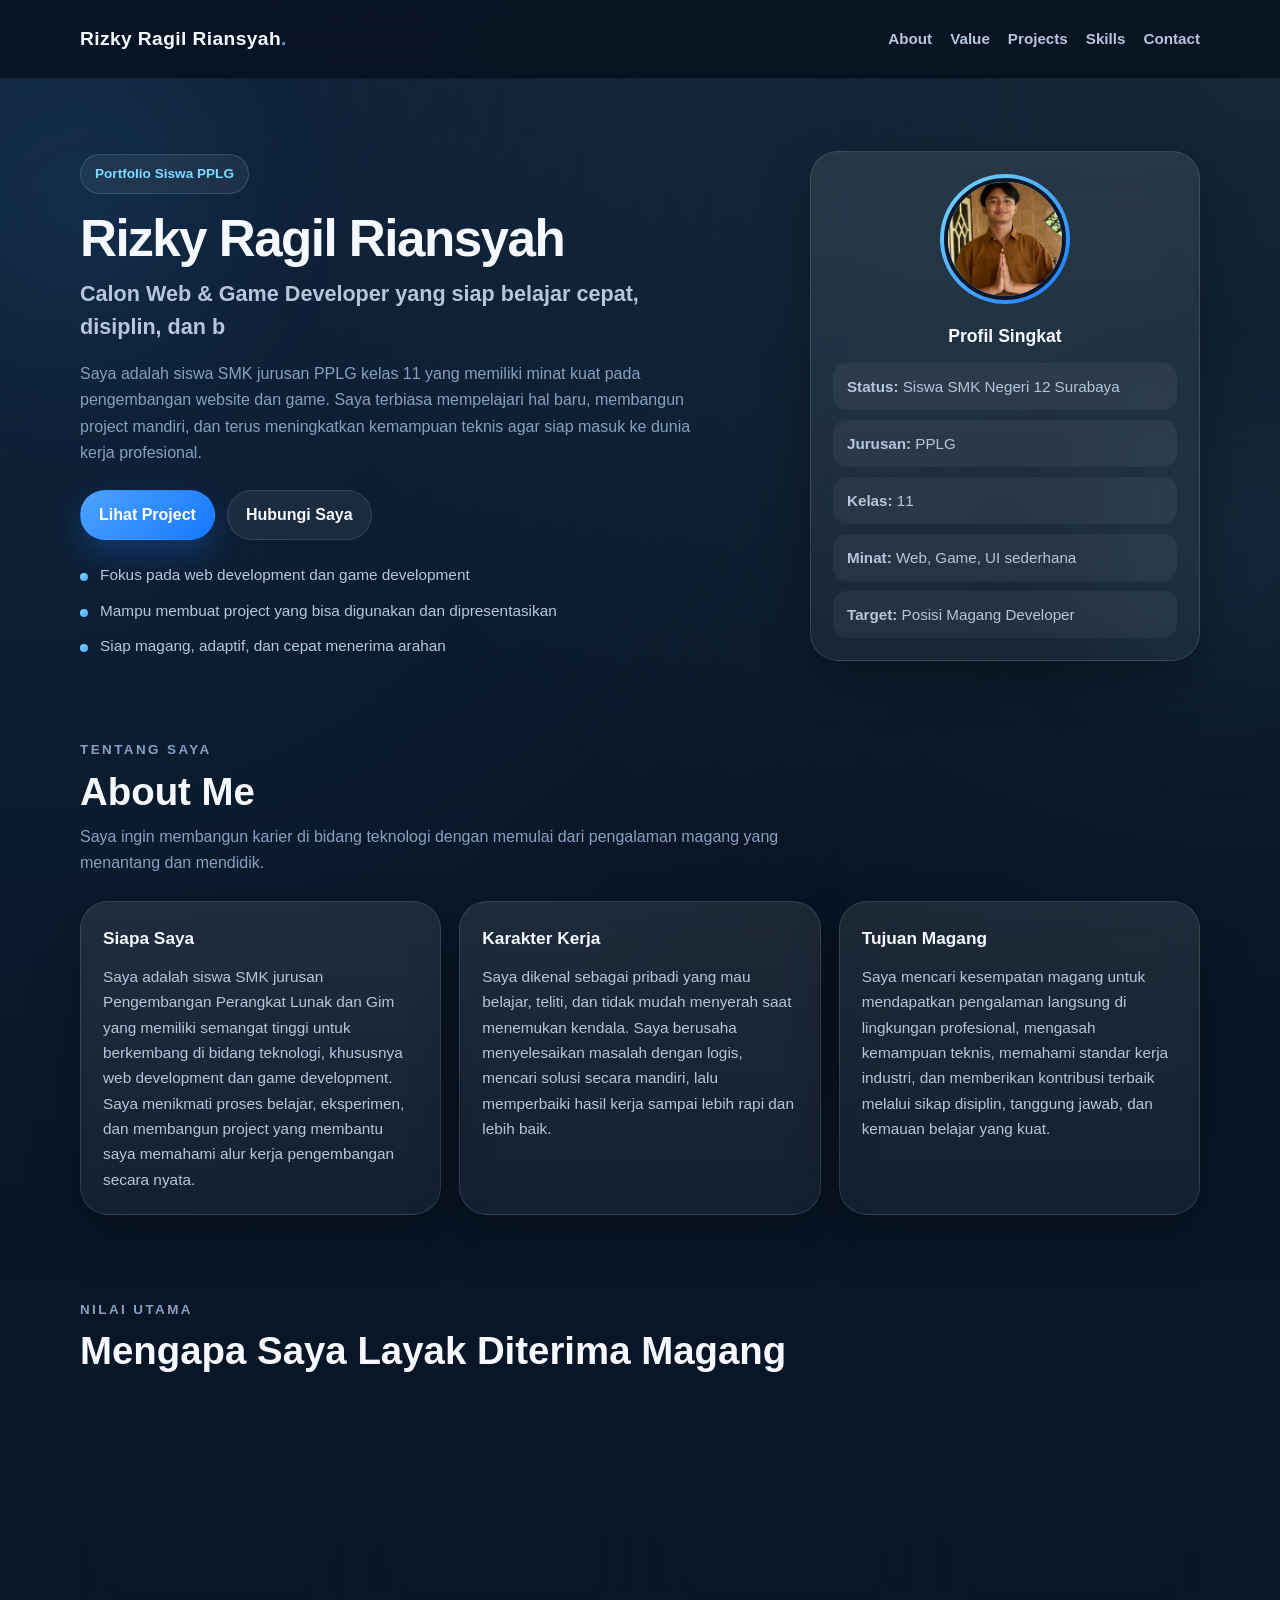
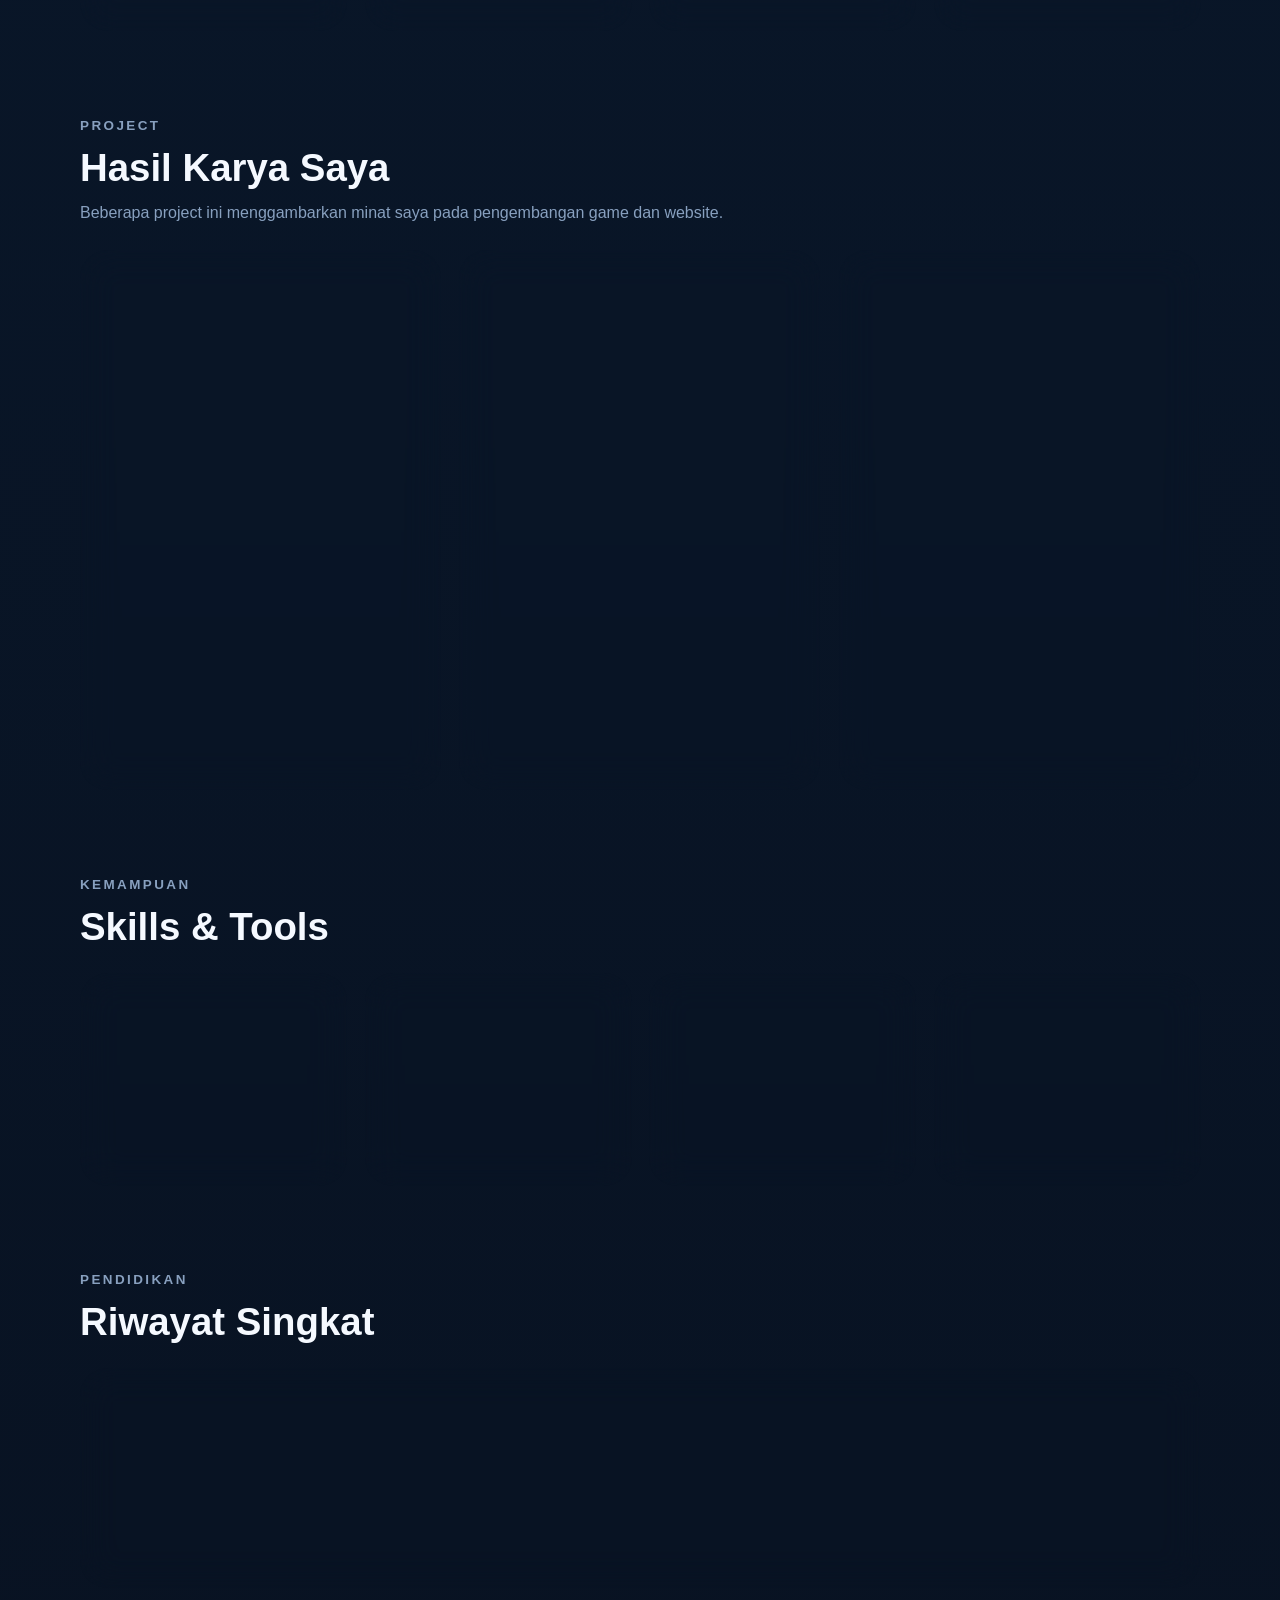
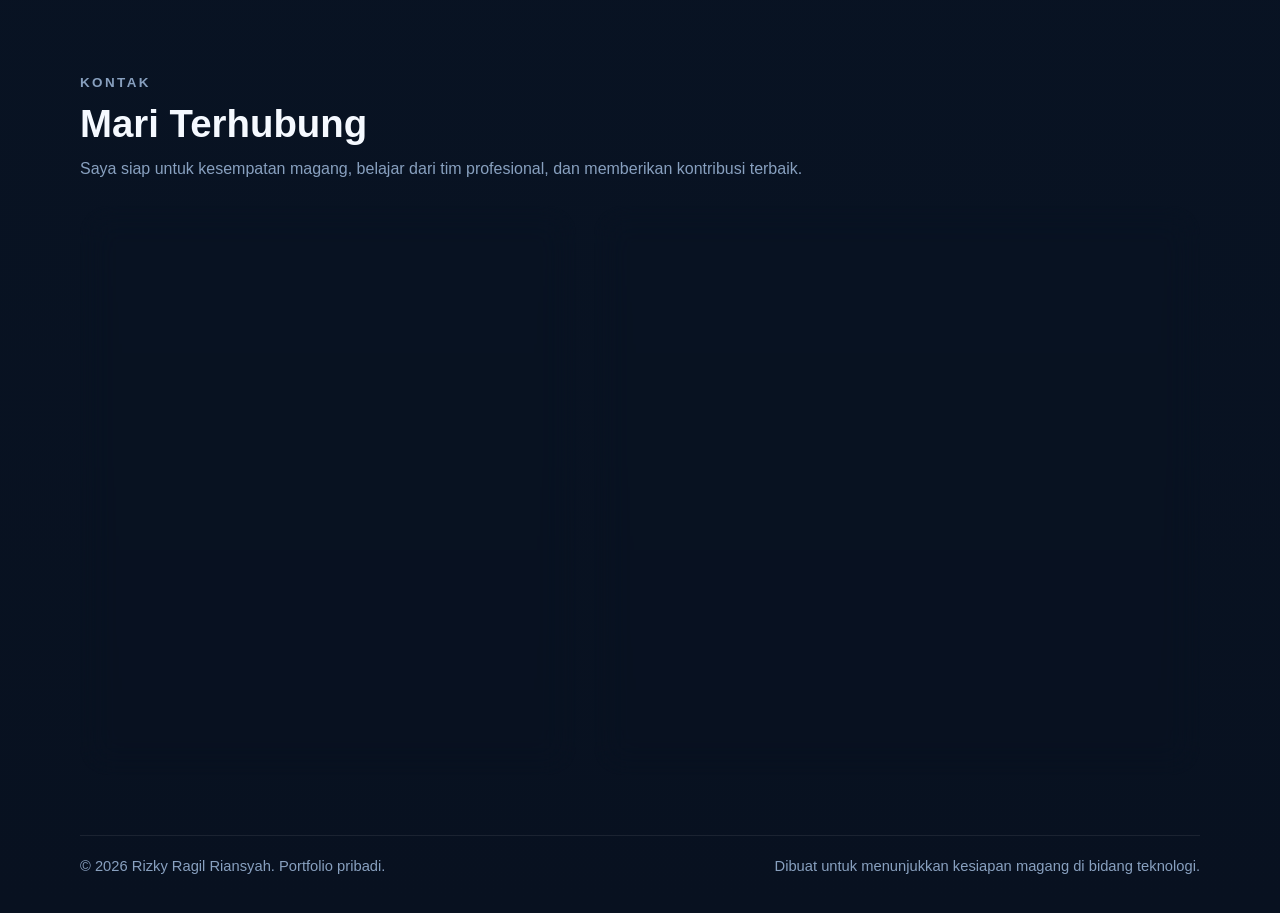
<file: index.html>
<!DOCTYPE html>
<html lang="id">
<head>
  <meta charset="UTF-8" />
  <meta name="viewport" content="width=device-width, initial-scale=1.0" />
  <title>Portfolio | Rizky Ragil Riansyah</title>
  <meta name="description" content="Portfolio Rizky Ragil Riansyah - siswa SMK jurusan PPLG yang berfokus pada pengembangan web dan game." />
</head>
<body>
  <!-- Background decoration -->
  <div class="bg-blur bg-blur-1"></div>
  <div class="bg-blur bg-blur-2"></div>

  <!-- Header / Navbar -->
  <header class="header">
    <div class="container nav">
      <a href="#home" class="logo">Rizky Ragil Riansyah<span>.</span></a>

      <button class="menu-toggle" id="menuToggle" aria-label="Buka menu navigasi">
        ☰
      </button>

      <nav class="nav-menu" id="navMenu">
        <a href="#about">About</a>
        <a href="#strength">Value</a>
        <a href="#projects">Projects</a>
        <a href="#skills">Skills</a>
        <a href="#contact">Contact</a>
      </nav>
    </div>
  </header>

  <main>
    <!-- Hero -->
    <section class="hero" id="home">
      <div class="container hero-grid">
        <div class="hero-text">
          <p class="eyebrow">Portfolio Siswa PPLG</p>
          <h1>
            Rizky Ragil Riansyah
          </h1>
          <h2>
            Calon Web & Game Developer yang siap belajar cepat, disiplin,
            dan berkontribusi nyata saat magang.
          </h2>

          <p class="hero-desc">
            Saya adalah siswa SMK jurusan PPLG kelas 11 yang memiliki minat kuat
            pada pengembangan website dan game. Saya terbiasa mempelajari hal baru,
            membangun project mandiri, dan terus meningkatkan kemampuan teknis agar
            siap masuk ke dunia kerja profesional.
          </p>

          <div class="hero-actions">
            <a href="#projects" class="btn btn-primary">Lihat Project</a>
            <a href="#contact" class="btn btn-secondary">Hubungi Saya</a>
          </div>

          <ul class="hero-points">
            <li>Fokus pada web development dan game development</li>
            <li>Mampu membuat project yang bisa digunakan dan dipresentasikan</li>
            <li>Siap magang, adaptif, dan cepat menerima arahan</li>
          </ul>
        </div>

        <div class="hero-card">
          <div class="profile-card">
            <div class="profile-image-wrap">
              <img src="ragilFoto.jpg.jpeg"" class="profile-image" />
            </div>

            <div class="profile-info">
              <h3>Profil Singkat</h3>
              <ul>
                <li><strong>Status:</strong> Siswa SMK Negeri 12 Surabaya</li>
                <li><strong>Jurusan:</strong> PPLG</li>
                <li><strong>Kelas:</strong> 11</li>
                <li><strong>Minat:</strong> Web, Game, UI sederhana</li>
                <li><strong>Target:</strong> Posisi Magang Developer</li>
              </ul>
            </div>
          </div>
        </div>
      </div>
    </section>

    <!-- About -->
    <section class="section" id="about">
      <div class="container">
        <div class="section-heading">
          <p class="section-label">Tentang Saya</p>
          <h2>About Me</h2>
          <p>
            Saya ingin membangun karier di bidang teknologi dengan memulai dari
            pengalaman magang yang menantang dan mendidik.
          </p>
        </div>

        <div class="about-grid">
          <article class="glass-card">
            <h3>Siapa Saya</h3>
            <p>
              Saya adalah siswa SMK jurusan Pengembangan Perangkat Lunak dan Gim
              yang memiliki semangat tinggi untuk berkembang di bidang teknologi,
              khususnya web development dan game development. Saya menikmati proses
              belajar, eksperimen, dan membangun project yang membantu saya memahami
              alur kerja pengembangan secara nyata.
            </p>
          </article>

          <article class="glass-card">
            <h3>Karakter Kerja</h3>
            <p>
              Saya dikenal sebagai pribadi yang mau belajar, teliti, dan tidak mudah
              menyerah saat menemukan kendala. Saya berusaha menyelesaikan masalah
              dengan logis, mencari solusi secara mandiri, lalu memperbaiki hasil kerja
              sampai lebih rapi dan lebih baik.
            </p>
          </article>

          <article class="glass-card">
            <h3>Tujuan Magang</h3>
            <p>
              Saya mencari kesempatan magang untuk mendapatkan pengalaman langsung di
              lingkungan profesional, mengasah kemampuan teknis, memahami standar kerja
              industri, dan memberikan kontribusi terbaik melalui sikap disiplin,
              tanggung jawab, dan kemauan belajar yang kuat.
            </p>
          </article>
        </div>
      </div>
    </section>

    <!-- Value / Strength -->
    <section class="section" id="strength">
      <div class="container">
        <div class="section-heading">
          <p class="section-label">Nilai Utama</p>
          <h2>Mengapa Saya Layak Diterima Magang</h2>
        </div>

        <div class="value-grid">
          <article class="value-card">
            <h3>Cepat Belajar</h3>
            <p>
              Saya terbiasa mempelajari materi baru secara mandiri dan mencoba langsung
              lewat project agar cepat memahami konsep maupun praktiknya.
            </p>
          </article>

          <article class="value-card">
            <h3>Punya Project Nyata</h3>
            <p>
              Saya tidak hanya belajar teori, tetapi juga sudah membuat project game
              dan website yang menunjukkan minat serta konsistensi saya dalam berkembang.
            </p>
          </article>

          <article class="value-card">
            <h3>Siap Dibimbing</h3>
            <p>
              Saya terbuka terhadap masukan, evaluasi, dan arahan dari mentor agar bisa
              bekerja lebih efektif dan sesuai kebutuhan tim.
            </p>
          </article>

          <article class="value-card">
            <h3>Bertanggung Jawab</h3>
            <p>
              Saya berusaha mengerjakan tugas dengan serius, menjaga kedisiplinan,
              dan menyelesaikan pekerjaan sebaik mungkin.
            </p>
          </article>
        </div>
      </div>
    </section>

    <!-- Projects -->
    <section class="section" id="projects">
      <div class="container">
        <div class="section-heading">
          <p class="section-label">Project</p>
          <h2>Hasil Karya Saya</h2>
          <p>
            Beberapa project ini menggambarkan minat saya pada pengembangan game dan website.
          </p>
        </div>

        <div class="projects-grid">
          <article class="project-card featured">
            <div class="project-content">
              <span class="project-tag">Game 2D</span>
              <h3>Knight</h3>
              <p>
                Sebuah game 2D platformer yang saya buat sebagai bentuk latihan dalam
                memahami gameplay, pergerakan karakter, level sederhana, dan logika
                dasar pengembangan game. Project ini menunjukkan ketertarikan saya pada
                game development sekaligus kemampuan saya dalam membangun ide menjadi
                produk yang bisa dimainkan.
              </p>
              <ul class="project-points">
                <li>Genre: 2D Platformer</li>
                <li>Fokus: gameplay, kontrol karakter, level</li>
                <li>Nilai: kreativitas, logika, konsistensi belajar</li>
              </ul>
              <div class="project-links">
                <a href="https://vt.tiktok.com/ZSHAH5yVB/" target="_blank" class="link-btn">Demo</a>
<a href="knight.html" class="link-btn">Detail</a>
              </div>
            </div>
          </article>

          <article class="project-card">
            <div class="project-content">
              <span class="project-tag">Game 3D</span>
              <h3>Game Horor 3D Bertema Aceh</h3>
              <p>
                Project game 3D horor yang mengangkat nuansa budaya dan suasana khas
                Aceh. Project ini saya buat untuk mengeksplorasi suasana, desain tema,
                dan pengalaman bermain yang lebih imersif. Dari project ini, saya belajar
                tentang konsep visual, atmosfer game, serta perancangan pengalaman pemain.
              </p>
              <ul class="project-points">
                <li>Genre: 3D Horror</li>
                <li>Tema: budaya dan nuansa Aceh</li>
                <li>Fokus: atmosfer, eksplorasi, pengalaman pemain</li>
              </ul>
              <div class="project-links">
                <a href="https://vt.tiktok.com/ZSHA9qbw1/" target="_blank" class="link-btn">Demo</a>
<a href="horor.html" class="link-btn">Detail</a>
              </div>
            </div>
          </article>

          <article class="project-card">
            <div class="project-content">
              <span class="project-tag">Website</span>
              <h3>Belajar Tajwid</h3>
              <p>
                Website edukasi yang saya buat untuk membantu pengguna belajar tajwid
                dengan tampilan yang mudah dipahami. Project ini menunjukkan kemampuan
                saya dalam menyusun struktur halaman, menampilkan informasi secara jelas,
                dan membangun website yang memiliki manfaat langsung bagi pengguna.
              </p>
              <ul class="project-points">
                <li>Jenis: Website edukasi</li>
                <li>Fokus: struktur konten, tampilan, akses informasi</li>
                <li>Nilai: bermanfaat, rapi, informatif</li>
              </ul>
              <div class="project-links">
                <a href="https://media-pembelajaran-tajwid.vercel.app/" target="_blank" class="link-btn">
  Live Site
</a>
<a href="tajwid.html" class="link-btn">
  Detail
</a>
              </div>
            </div>
          </article>
        </div>
      </div>
    </section>

    <!-- Skills -->
    <section class="section" id="skills">
      <div class="container">
        <div class="section-heading">
          <p class="section-label">Kemampuan</p>
          <h2>Skills & Tools</h2>
        </div>

        <div class="skills-grid">
          <article class="skill-box">
            <h3>Frontend</h3>
            <ul>
              <li>HTML</li>
              <li>CSS</li>
              <li>JavaScript</li>
            </ul>
          </article>

          <article class="skill-box">
            <h3>Programming</h3>
            <ul>
              <li>Python dasar</li>
              <li>Logika pemrograman</li>
              <li>Percabangan & perulangan</li>
            </ul>
          </article>

          <article class="skill-box">
            <h3>Game Development</h3>
            <ul>
              <li>Unity</li>
              <li>Game 2D</li>
              <li>Eksplorasi Game 3D</li>
            </ul>
          </article>

          <article class="skill-box">
            <h3>Soft Skills</h3>
            <ul>
              <li>Cepat belajar</li>
              <li>Mau dibimbing</li>
              <li>Komunikatif</li>
              <li>Bertanggung jawab</li>
            </ul>
          </article>
        </div>
      </div>
    </section>

    <!-- Education -->
    <section class="section" id="education">
      <div class="container">
        <div class="section-heading">
          <p class="section-label">Pendidikan</p>
          <h2>Riwayat Singkat</h2>
        </div>

        <div class="timeline-card">
          <h3>SMK Negeri 12 Surabaya</h3>
          <p><strong>Jurusan:</strong> Pengembangan Perangkat Lunak dan Gim</p>
          <p><strong>Status:</strong> Kelas 11</p>
          <p>
            Selama belajar di jurusan ini, saya mempelajari dasar-dasar pengembangan
            web, logika pemrograman, serta pengembangan game sebagai bekal untuk masuk
            ke dunia kerja dan industri kreatif teknologi.
          </p>
        </div>
      </div>
    </section>

    <!-- Contact -->
    <section class="section" id="contact">
      <div class="container">
        <div class="section-heading">
          <p class="section-label">Kontak</p>
          <h2>Mari Terhubung</h2>
          <p>
            Saya siap untuk kesempatan magang, belajar dari tim profesional,
            dan memberikan kontribusi terbaik.
          </p>
        </div>

        <div class="contact-grid">
          <div class="contact-card">
            <h3>Informasi Kontak</h3>
            <ul class="contact-list">
              <li><strong>Nama:</strong> Rizky Ragil Riansyah</li>
              <li><strong>Telepon:</strong> +62 877 1114 5996</li>
              <li><strong>Email:</strong> rizkyragil3264@gmail.com</li>
              <li><strong>Alamat:</strong> Cemandi 5/2 Sedati Sidoarjo</li>
            </ul>
          </div>

          <form class="contact-form">
            <h3>Kirim Pesan</h3>

            <div class="form-group">
              <label for="name">Nama</label>
              <input type="text" id="name" name="name" placeholder="Nama Anda" />
            </div>

            <div class="form-group">
              <label for="email">Email</label>
              <input type="email" id="email" name="email" placeholder="Email Anda" />
            </div>

            <div class="form-group">
              <label for="message">Pesan</label>
              <textarea id="message" name="message" rows="5" placeholder="Tulis pesan..."></textarea>
            </div>

            <button type="submit" class="btn btn-primary">Kirim</button>
          </form>
        </div>
      </div>
    </section>
  </main>

  <!-- Footer -->
  <footer class="footer">
    <div class="container footer-content">
      <p>© 2026 Rizky Ragil Riansyah. Portfolio pribadi.</p>
      <p>Dibuat untuk menunjukkan kesiapan magang di bidang teknologi.</p>
    </div>
  </footer>

  <!-- Nanti dihubungkan ke CSS dan JS -->
  <link rel="stylesheet" href="style.css" />
  <script src="script.js"></script>
</body>
</html>
</file>
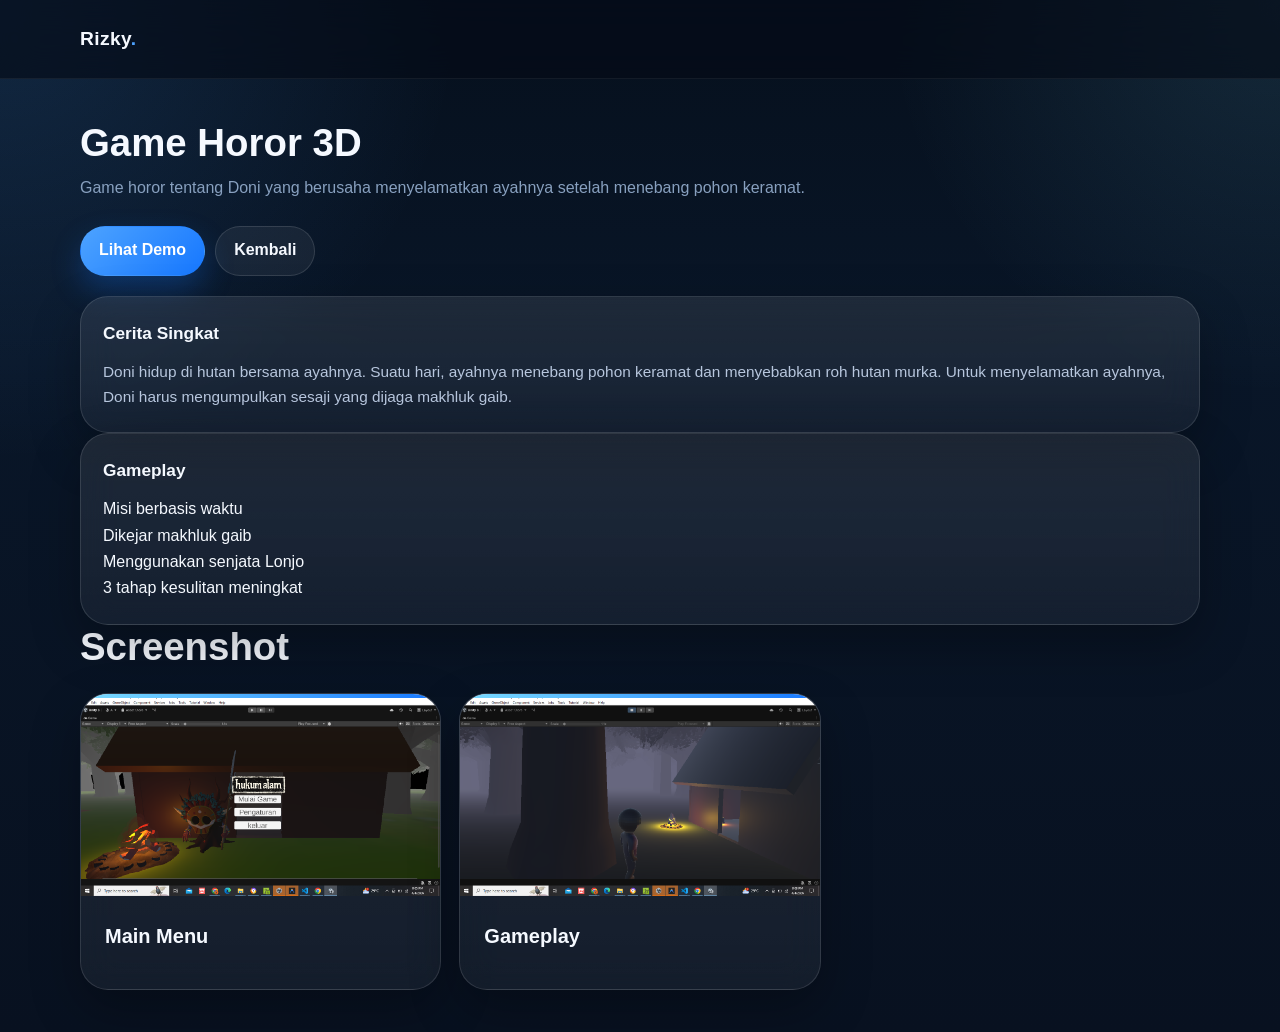
<file: horor.html>
<!DOCTYPE html>
<html lang="id">
<head>
  <meta charset="UTF-8">
  <meta name="viewport" content="width=device-width, initial-scale=1.0">
  <title>Game Horor 3D | Portfolio</title>
  <link rel="stylesheet" href="style.css">
</head>
<body>

<header class="header">
  <div class="container nav">
    <a href="index.html" class="logo">Rizky<span>.</span></a>
  </div>
</header>

<section class="section">
  <div class="container">

    <div class="section-heading">
      <h2>Game Horor 3D</h2>
      <p>
        Game horor tentang Doni yang berusaha menyelamatkan ayahnya setelah
        menebang pohon keramat.
      </p>
    </div>

    <div class="project-links" style="margin-bottom:20px;">
      <a href="https://vt.tiktok.com/ZSHA9qbw1/" target="_blank" class="btn btn-primary">Lihat Demo</a>
      <a href="index.html" class="btn btn-secondary">Kembali</a>
    </div>

    <!-- Cerita -->
    <div class="glass-card">
      <h3>Cerita Singkat</h3>
      <p>
        Doni hidup di hutan bersama ayahnya. Suatu hari, ayahnya menebang pohon keramat
        dan menyebabkan roh hutan murka. Untuk menyelamatkan ayahnya, Doni harus
        mengumpulkan sesaji yang dijaga makhluk gaib.
      </p>
    </div>

    <!-- Gameplay -->
    <div class="glass-card">
      <h3>Gameplay</h3>
      <ul>
        <li>Misi berbasis waktu</li>
        <li>Dikejar makhluk gaib</li>
        <li>Menggunakan senjata Lonjo</li>
        <li>3 tahap kesulitan meningkat</li>
      </ul>
    </div>

    <!-- Screenshot -->
    <div class="section-heading">
      <h2>Screenshot</h2>
    </div>

    <div class="projects-grid">
      <div class="project-card">
        <img src="Screenshot (390).png" alt="Main Menu">
        <div class="project-content">
          <h3>Main Menu</h3>
        </div>
      </div>

      <div class="project-card">
        <img src="Screenshot (392).png" alt="Gameplay">
        <div class="project-content">
          <h3>Gameplay</h3>
        </div>
      </div>
    </div>

  </div>
</section>

</body>
</html>
</file>
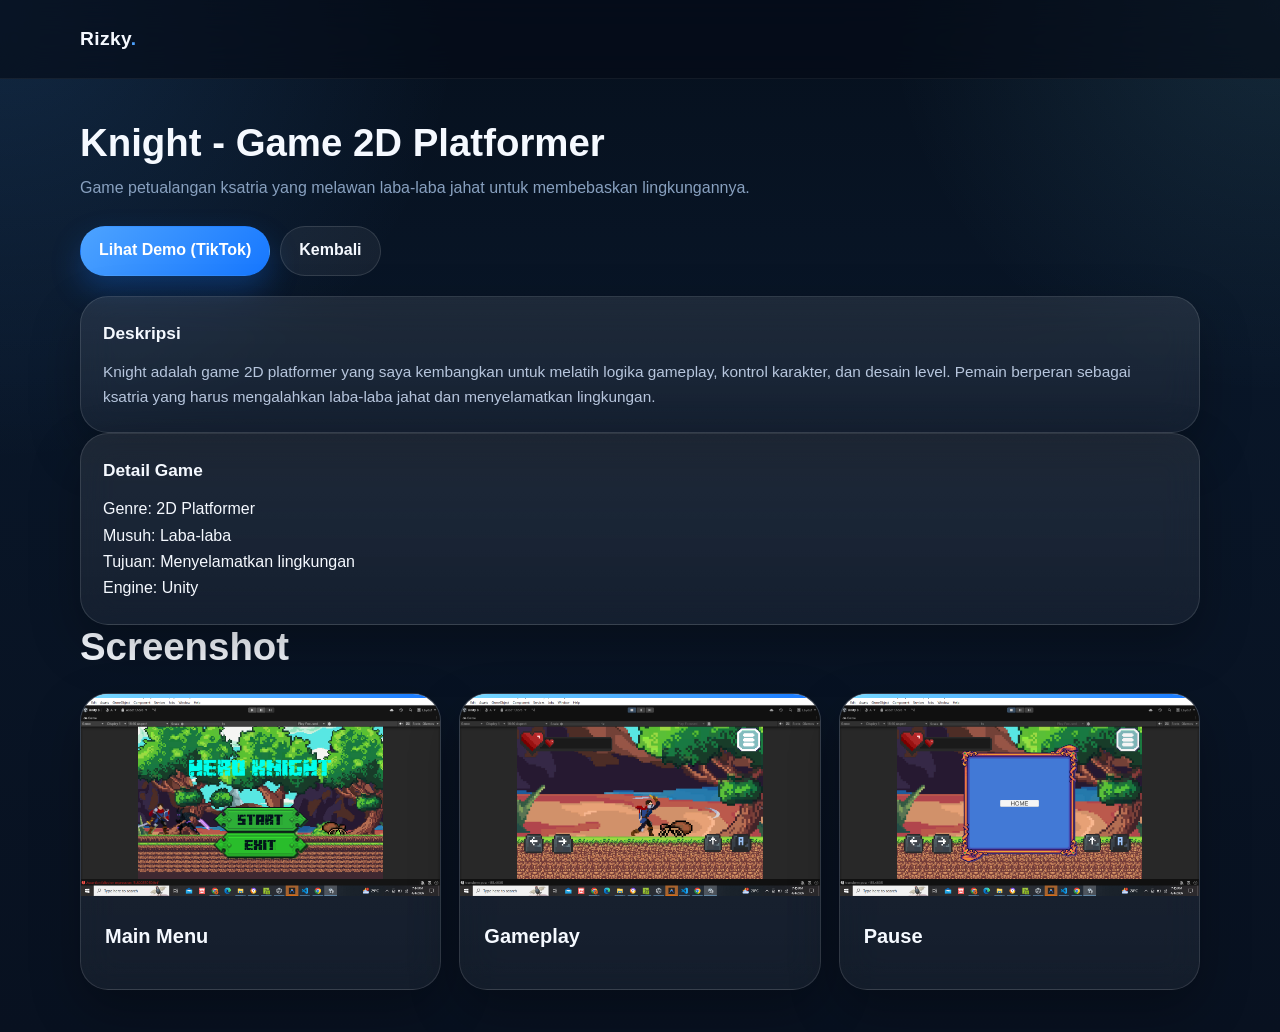
<file: knight.html>
<!DOCTYPE html>
<html lang="id">
<head>
  <meta charset="UTF-8">
  <meta name="viewport" content="width=device-width, initial-scale=1.0">
  <title>Knight Game | Portfolio</title>
  <link rel="stylesheet" href="style.css">
</head>
<body>

<header class="header">
  <div class="container nav">
    <a href="index.html" class="logo">Rizky<span>.</span></a>
  </div>
</header>

<section class="section">
  <div class="container">

    <div class="section-heading">
      <h2>Knight - Game 2D Platformer</h2>
      <p>
        Game petualangan ksatria yang melawan laba-laba jahat untuk membebaskan lingkungannya.
      </p>
    </div>

    <div class="project-links" style="margin-bottom:20px;">
      <a href="https://vt.tiktok.com/ZSHAH5yVB/" target="_blank" class="btn btn-primary">Lihat Demo (TikTok)</a>
      <a href="index.html" class="btn btn-secondary">Kembali</a>
    </div>

    <!-- Deskripsi -->
    <div class="glass-card">
      <h3>Deskripsi</h3>
      <p>
        Knight adalah game 2D platformer yang saya kembangkan untuk melatih logika gameplay,
        kontrol karakter, dan desain level. Pemain berperan sebagai ksatria yang harus
        mengalahkan laba-laba jahat dan menyelamatkan lingkungan.
      </p>
    </div>

    <!-- Detail -->
    <div class="glass-card">
      <h3>Detail Game</h3>
      <ul>
        <li>Genre: 2D Platformer</li>
        <li>Musuh: Laba-laba</li>
        <li>Tujuan: Menyelamatkan lingkungan</li>
        <li>Engine: Unity</li>
      </ul>
    </div>

    <!-- Screenshot -->
    <div class="section-heading">
      <h2>Screenshot</h2>
    </div>

    <div class="projects-grid">
      <div class="project-card">
        <img src="Screenshot (387).png" alt="Main Menu">
        <div class="project-content">
          <h3>Main Menu</h3>
        </div>
      </div>

      <div class="project-card">
        <img src="Screenshot (388).png" alt="Gameplay">
        <div class="project-content">
          <h3>Gameplay</h3>
        </div>
      </div>

      <div class="project-card">
        <img src="Screenshot (389).png" alt="Pause">
        <div class="project-content">
          <h3>Pause</h3>
        </div>
      </div>
    </div>

  </div>
</section>

</body>
</html>
</file>
<file: style.css>
:root {
  --bg: #081120;
  --bg-soft: #0d1b2f;
  --panel: rgba(255, 255, 255, 0.08);
  --panel-strong: rgba(255, 255, 255, 0.12);
  --line: rgba(255, 255, 255, 0.12);
  --text: #f5f9ff;
  --text-soft: #b7c6dd;
  --text-muted: #88a0bf;
  --blue: #4da3ff;
  --blue-strong: #1677ff;
  --cyan: #7bdcff;
  --shadow: 0 20px 50px rgba(0, 0, 0, 0.28);
  --radius-xl: 28px;
  --radius-lg: 22px;
  --radius-md: 16px;
  --radius-sm: 12px;
  --container: 1120px;
}

* {
  margin: 0;
  padding: 0;
  box-sizing: border-box;
}

html {
  scroll-behavior: smooth;
}

body {
  font-family: -apple-system, BlinkMacSystemFont, "SF Pro Display", "Segoe UI", Roboto, sans-serif;
  background:
    radial-gradient(circle at top left, rgba(77, 163, 255, 0.16), transparent 28%),
    radial-gradient(circle at top right, rgba(123, 220, 255, 0.12), transparent 24%),
    linear-gradient(180deg, #06101d 0%, #091628 35%, #081120 100%);
  color: var(--text);
  line-height: 1.65;
  overflow-x: hidden;
}

img {
  max-width: 100%;
  display: block;
}

a {
  color: inherit;
  text-decoration: none;
}

ul {
  list-style: none;
}

.container {
  width: min(100% - 32px, var(--container));
  margin-inline: auto;
}

/* background blur */
.bg-blur {
  position: fixed;
  border-radius: 999px;
  filter: blur(90px);
  z-index: -1;
  pointer-events: none;
  opacity: 0.55;
}

.bg-blur-1 {
  width: 240px;
  height: 240px;
  background: rgba(77, 163, 255, 0.2);
  top: 80px;
  left: -40px;
}

.bg-blur-2 {
  width: 260px;
  height: 260px;
  background: rgba(123, 220, 255, 0.12);
  top: 420px;
  right: -80px;
}

/* header */
.header {
  position: sticky;
  top: 0;
  z-index: 1000;
  backdrop-filter: blur(18px);
  -webkit-backdrop-filter: blur(18px);
  background: rgba(5, 12, 24, 0.65);
  border-bottom: 1px solid rgba(255, 255, 255, 0.06);
}

.nav {
  min-height: 78px;
  display: flex;
  align-items: center;
  justify-content: space-between;
  gap: 18px;
}

.logo {
  font-size: 1.2rem;
  font-weight: 800;
  letter-spacing: 0.4px;
}

.logo span {
  color: var(--blue);
}

.nav-menu {
  display: flex;
  align-items: center;
  gap: 18px;
}

.nav-menu a {
  color: var(--text-soft);
  font-size: 0.95rem;
  font-weight: 600;
  transition: 0.25s ease;
}

.nav-menu a:hover {
  color: var(--text);
}

.menu-toggle {
  display: none;
  border: 1px solid var(--line);
  background: rgba(255, 255, 255, 0.06);
  color: var(--text);
  width: 46px;
  height: 46px;
  border-radius: 14px;
  font-size: 1.2rem;
  cursor: pointer;
}

/* hero */
.hero {
  padding: 72px 0 36px;
}

.hero-grid {
  display: grid;
  grid-template-columns: 1.15fr 0.85fr;
  gap: 28px;
  align-items: center;
}

.eyebrow {
  display: inline-flex;
  align-items: center;
  gap: 8px;
  padding: 8px 14px;
  border: 1px solid rgba(123, 220, 255, 0.2);
  background: rgba(255, 255, 255, 0.06);
  border-radius: 999px;
  color: var(--cyan);
  font-size: 0.85rem;
  font-weight: 700;
  margin-bottom: 18px;
}

.hero h1 {
  font-size: clamp(2.2rem, 4vw, 4.2rem);
  line-height: 1.05;
  letter-spacing: -0.03em;
  margin-bottom: 12px;
}

.hero h2 {
  font-size: clamp(1rem, 2vw, 1.35rem);
  line-height: 1.5;
  color: var(--text-soft);
  font-weight: 600;
  max-width: 700px;
  margin-bottom: 18px;
}

.hero-desc {
  max-width: 720px;
  color: var(--text-muted);
  font-size: 1rem;
  margin-bottom: 24px;
}

.hero-actions {
  display: flex;
  flex-wrap: wrap;
  gap: 12px;
  margin-bottom: 22px;
}

.btn {
  display: inline-flex;
  align-items: center;
  justify-content: center;
  min-height: 50px;
  padding: 0 18px;
  border-radius: 999px;
  font-weight: 700;
  transition: 0.25s ease;
  border: 1px solid transparent;
}

.btn-primary {
  background: linear-gradient(135deg, var(--blue), var(--blue-strong));
  color: white;
  box-shadow: 0 14px 30px rgba(22, 119, 255, 0.28);
}

.btn-primary:hover {
  transform: translateY(-2px);
  box-shadow: 0 20px 34px rgba(22, 119, 255, 0.34);
}

.btn-secondary {
  background: rgba(255, 255, 255, 0.06);
  border-color: var(--line);
  color: var(--text);
}

.btn-secondary:hover {
  background: rgba(255, 255, 255, 0.1);
}

.hero-points {
  display: grid;
  gap: 10px;
}

.hero-points li {
  position: relative;
  padding-left: 20px;
  color: var(--text-soft);
  font-size: 0.96rem;
}

.hero-points li::before {
  content: "";
  position: absolute;
  left: 0;
  top: 11px;
  width: 8px;
  height: 8px;
  border-radius: 50%;
  background: linear-gradient(135deg, var(--cyan), var(--blue));
}

.hero-card {
  display: flex;
  justify-content: flex-end;
}

.profile-card,
.glass-card,
.value-card,
.project-card,
.skill-box,
.timeline-card,
.contact-card,
.contact-form {
  background: linear-gradient(180deg, rgba(255, 255, 255, 0.09), rgba(255, 255, 255, 0.05));
  border: 1px solid var(--line);
  border-radius: var(--radius-xl);
  box-shadow: var(--shadow);
  backdrop-filter: blur(18px);
  -webkit-backdrop-filter: blur(18px);
}

.profile-card {
  width: 100%;
  max-width: 390px;
  padding: 22px;
}

.profile-image-wrap {
  width: 130px;
  height: 130px;
  margin: 0 auto 18px;
  padding: 4px;
  border-radius: 50%;
  background: linear-gradient(135deg, var(--cyan), var(--blue-strong));
}

.profile-image {
  width: 100%;
  height: 100%;
  object-fit: cover;
  border-radius: 50%;
  border: 4px solid #0c182a;
}

.profile-info h3 {
  font-size: 1.1rem;
  margin-bottom: 12px;
  text-align: center;
}

.profile-info ul {
  display: grid;
  gap: 10px;
}

.profile-info li {
  color: var(--text-soft);
  font-size: 0.95rem;
  padding: 11px 14px;
  border-radius: 14px;
  background: rgba(255, 255, 255, 0.05);
}

/* generic section */
.section {
  padding: 42px 0;
}

.section-heading {
  margin-bottom: 24px;
}

.section-label {
  color: var(--cyan);
  font-size: 0.84rem;
  text-transform: uppercase;
  letter-spacing: 0.18em;
  font-weight: 800;
  margin-bottom: 8px;
}

.section-heading h2 {
  font-size: clamp(1.6rem, 3vw, 2.5rem);
  line-height: 1.15;
  margin-bottom: 10px;
}

.section-heading p {
  color: var(--text-muted);
  max-width: 760px;
}

/* about */
.about-grid {
  display: grid;
  grid-template-columns: repeat(3, 1fr);
  gap: 18px;
}

.glass-card {
  padding: 22px;
}

.glass-card h3 {
  margin-bottom: 12px;
  font-size: 1.08rem;
}

.glass-card p {
  color: var(--text-soft);
  font-size: 0.96rem;
}

/* value */
.value-grid {
  display: grid;
  grid-template-columns: repeat(4, 1fr);
  gap: 18px;
}

.value-card {
  padding: 22px;
}

.value-card h3 {
  margin-bottom: 10px;
  font-size: 1.05rem;
}

.value-card p {
  color: var(--text-soft);
  font-size: 0.95rem;
}

/* projects */
.projects-grid {
  display: grid;
  grid-template-columns: repeat(3, 1fr);
  gap: 18px;
}

.project-card {
  overflow: hidden;
  position: relative;
}

.project-card::before {
  content: "";
  position: absolute;
  inset: 0 0 auto 0;
  height: 4px;
  background: linear-gradient(90deg, var(--cyan), var(--blue-strong));
}

.project-card.featured {
  transform: translateY(-2px);
}

.project-content {
  padding: 24px;
}

.project-tag {
  display: inline-block;
  padding: 7px 12px;
  border-radius: 999px;
  background: rgba(77, 163, 255, 0.14);
  color: #bfe0ff;
  font-size: 0.8rem;
  font-weight: 700;
  margin-bottom: 14px;
}

.project-card h3 {
  font-size: 1.25rem;
  margin-bottom: 12px;
}

.project-card p {
  color: var(--text-soft);
  font-size: 0.96rem;
  margin-bottom: 16px;
}

.project-points {
  display: grid;
  gap: 8px;
  margin-bottom: 18px;
}

.project-points li {
  color: var(--text-muted);
  font-size: 0.92rem;
  padding-left: 18px;
  position: relative;
}

.project-points li::before {
  content: "";
  position: absolute;
  left: 0;
  top: 11px;
  width: 7px;
  height: 7px;
  border-radius: 50%;
  background: var(--blue);
}

.project-links {
  display: flex;
  flex-wrap: wrap;
  gap: 10px;
}

.link-btn {
  padding: 10px 14px;
  border-radius: 999px;
  background: rgba(255, 255, 255, 0.06);
  border: 1px solid var(--line);
  color: var(--text);
  font-size: 0.92rem;
  font-weight: 700;
  transition: 0.25s ease;
}

.link-btn:hover {
  background: rgba(255, 255, 255, 0.1);
}

/* skills */
.skills-grid {
  display: grid;
  grid-template-columns: repeat(4, 1fr);
  gap: 18px;
}

.skill-box {
  padding: 22px;
}

.skill-box h3 {
  margin-bottom: 12px;
  font-size: 1.04rem;
}

.skill-box ul {
  display: grid;
  gap: 9px;
}

.skill-box li {
  color: var(--text-soft);
  font-size: 0.95rem;
  padding-left: 18px;
  position: relative;
}

.skill-box li::before {
  content: "";
  position: absolute;
  left: 0;
  top: 11px;
  width: 7px;
  height: 7px;
  border-radius: 50%;
  background: linear-gradient(135deg, var(--cyan), var(--blue));
}

/* education */
.timeline-card {
  padding: 24px;
}

.timeline-card h3 {
  font-size: 1.15rem;
  margin-bottom: 10px;
}

.timeline-card p {
  color: var(--text-soft);
  margin-bottom: 8px;
}

/* contact */
.contact-grid {
  display: grid;
  grid-template-columns: 0.9fr 1.1fr;
  gap: 18px;
}

.contact-card,
.contact-form {
  padding: 24px;
}

.contact-card h3,
.contact-form h3 {
  margin-bottom: 14px;
  font-size: 1.08rem;
}

.contact-list {
  display: grid;
  gap: 12px;
}

.contact-list li {
  color: var(--text-soft);
  padding: 12px 14px;
  border-radius: 14px;
  background: rgba(255, 255, 255, 0.05);
  word-break: break-word;
}

.form-group {
  margin-bottom: 14px;
}

.form-group label {
  display: inline-block;
  margin-bottom: 8px;
  color: var(--text-soft);
  font-weight: 600;
  font-size: 0.94rem;
}

.form-group input,
.form-group textarea {
  width: 100%;
  border: 1px solid var(--line);
  outline: none;
  background: rgba(255, 255, 255, 0.06);
  color: var(--text);
  border-radius: 16px;
  padding: 14px 16px;
  font: inherit;
}

.form-group input::placeholder,
.form-group textarea::placeholder {
  color: #89a0be;
}

.form-group input:focus,
.form-group textarea:focus {
  border-color: rgba(77, 163, 255, 0.6);
  box-shadow: 0 0 0 4px rgba(77, 163, 255, 0.12);
}

/* footer */
.footer {
  padding: 18px 0 34px;
}

.footer-content {
  border-top: 1px solid rgba(255, 255, 255, 0.08);
  padding-top: 18px;
  display: flex;
  flex-wrap: wrap;
  justify-content: space-between;
  gap: 10px;
}

.footer-content p {
  color: var(--text-muted);
  font-size: 0.92rem;
}

/* tablet */
@media (max-width: 992px) {
  .hero-grid,
  .contact-grid,
  .projects-grid,
  .about-grid,
  .value-grid,
  .skills-grid {
    grid-template-columns: 1fr;
  }

  .hero-card {
    justify-content: flex-start;
  }

  .profile-card {
    max-width: 100%;
  }
}

/* mobile */
@media (max-width: 768px) {
  .header {
    background: rgba(5, 12, 24, 0.82);
  }

  .menu-toggle {
    display: inline-flex;
    align-items: center;
    justify-content: center;
  }

  .nav-menu {
    position: absolute;
    top: 78px;
    left: 16px;
    right: 16px;
    display: none;
    flex-direction: column;
    align-items: flex-start;
    gap: 14px;
    padding: 18px;
    border: 1px solid var(--line);
    border-radius: 20px;
    background: rgba(7, 15, 28, 0.96);
    box-shadow: var(--shadow);
  }

  .nav-menu.show {
    display: flex;
  }

  .hero {
    padding-top: 36px;
  }

  .hero h1 {
    font-size: 2.15rem;
  }

  .hero h2 {
    font-size: 1rem;
  }

  .hero-desc,
  .glass-card p,
  .value-card p,
  .project-card p,
  .timeline-card p,
  .contact-list li,
  .skill-box li {
    font-size: 0.94rem;
  }

  .section {
    padding: 34px 0;
  }

  .project-content,
  .glass-card,
  .value-card,
  .skill-box,
  .timeline-card,
  .contact-card,
  .contact-form,
  .profile-card {
    padding: 20px;
  }

  .footer-content {
    flex-direction: column;
  }
}

/* small mobile */
@media (max-width: 480px) {
  .container {
    width: min(100% - 24px, var(--container));
  }

  .nav {
    min-height: 72px;
  }

  .hero-actions {
    flex-direction: column;
  }

  .btn {
    width: 100%;
  }

  .project-links {
    flex-direction: column;
  }

  .link-btn {
    text-align: center;
  }

  .profile-image-wrap {
    width: 112px;
    height: 112px;
  }

  .section-heading h2 {
    font-size: 1.55rem;
  }
}
</file>
